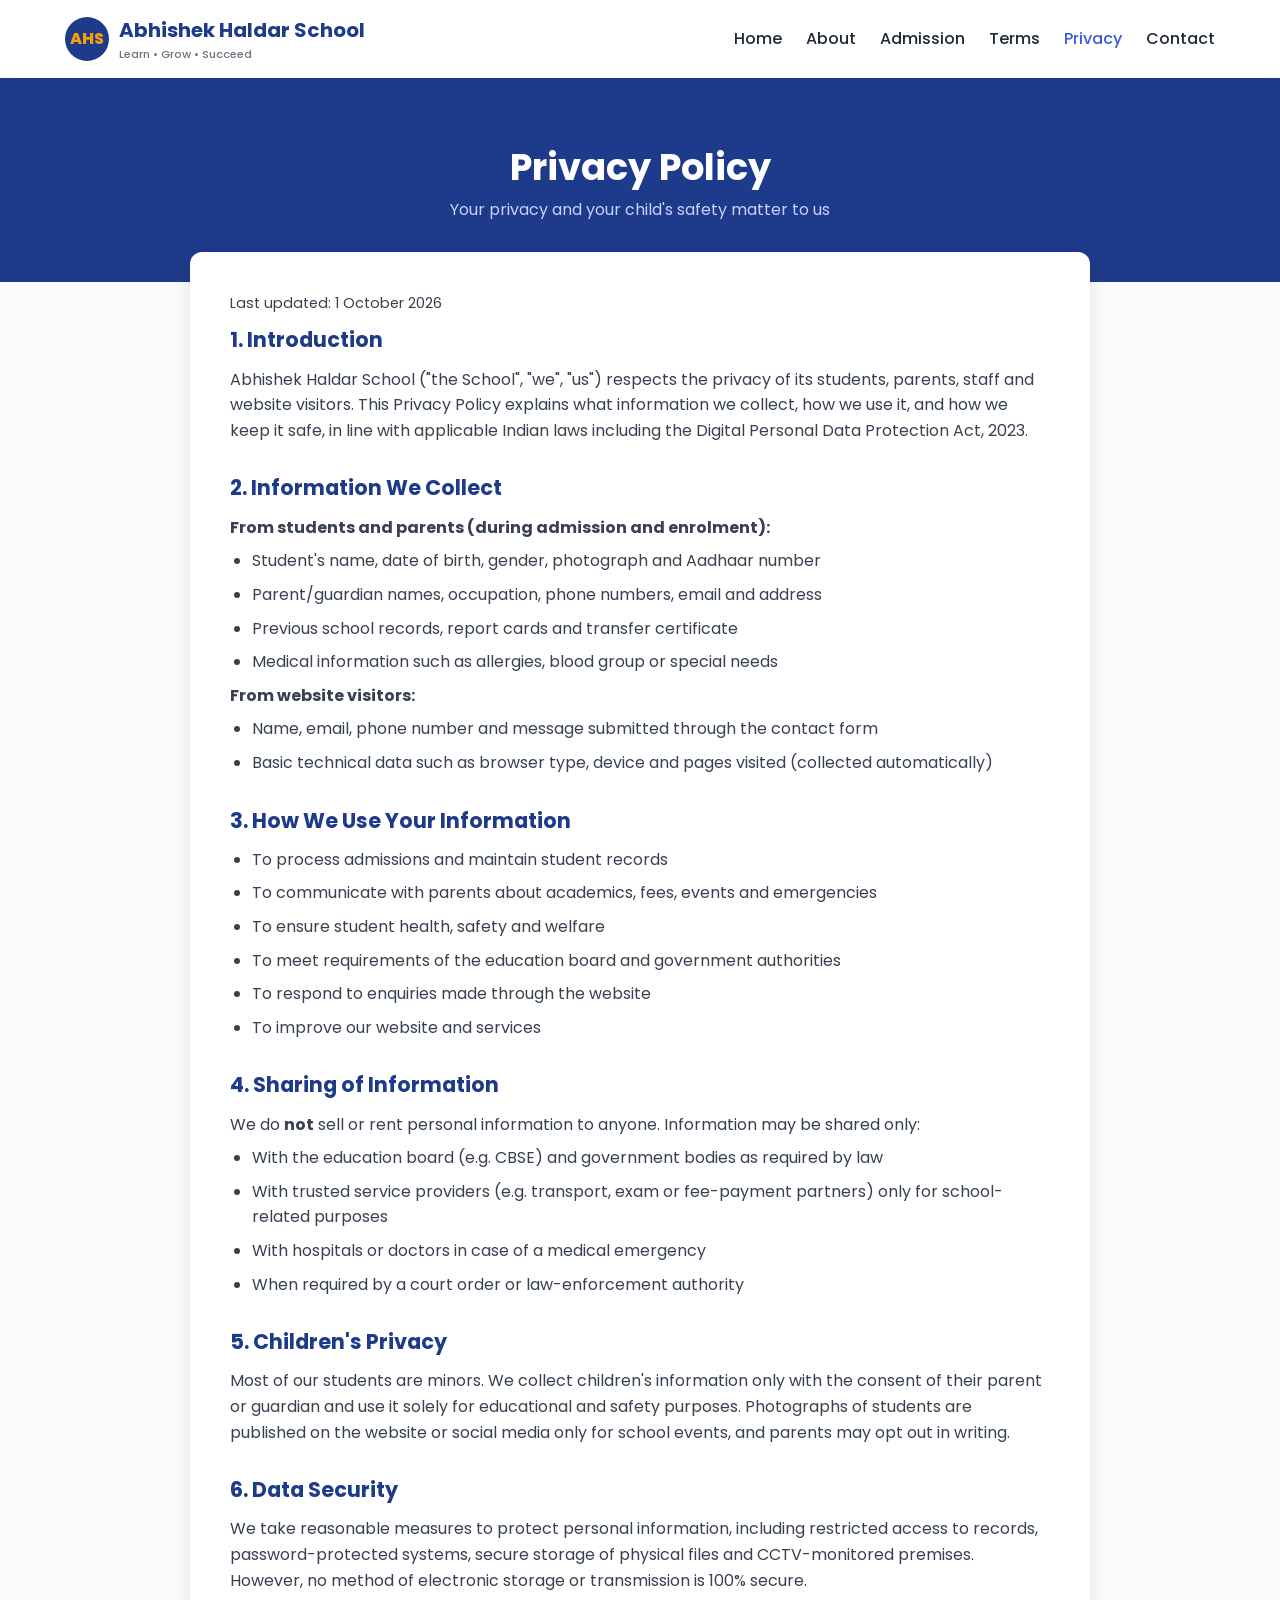
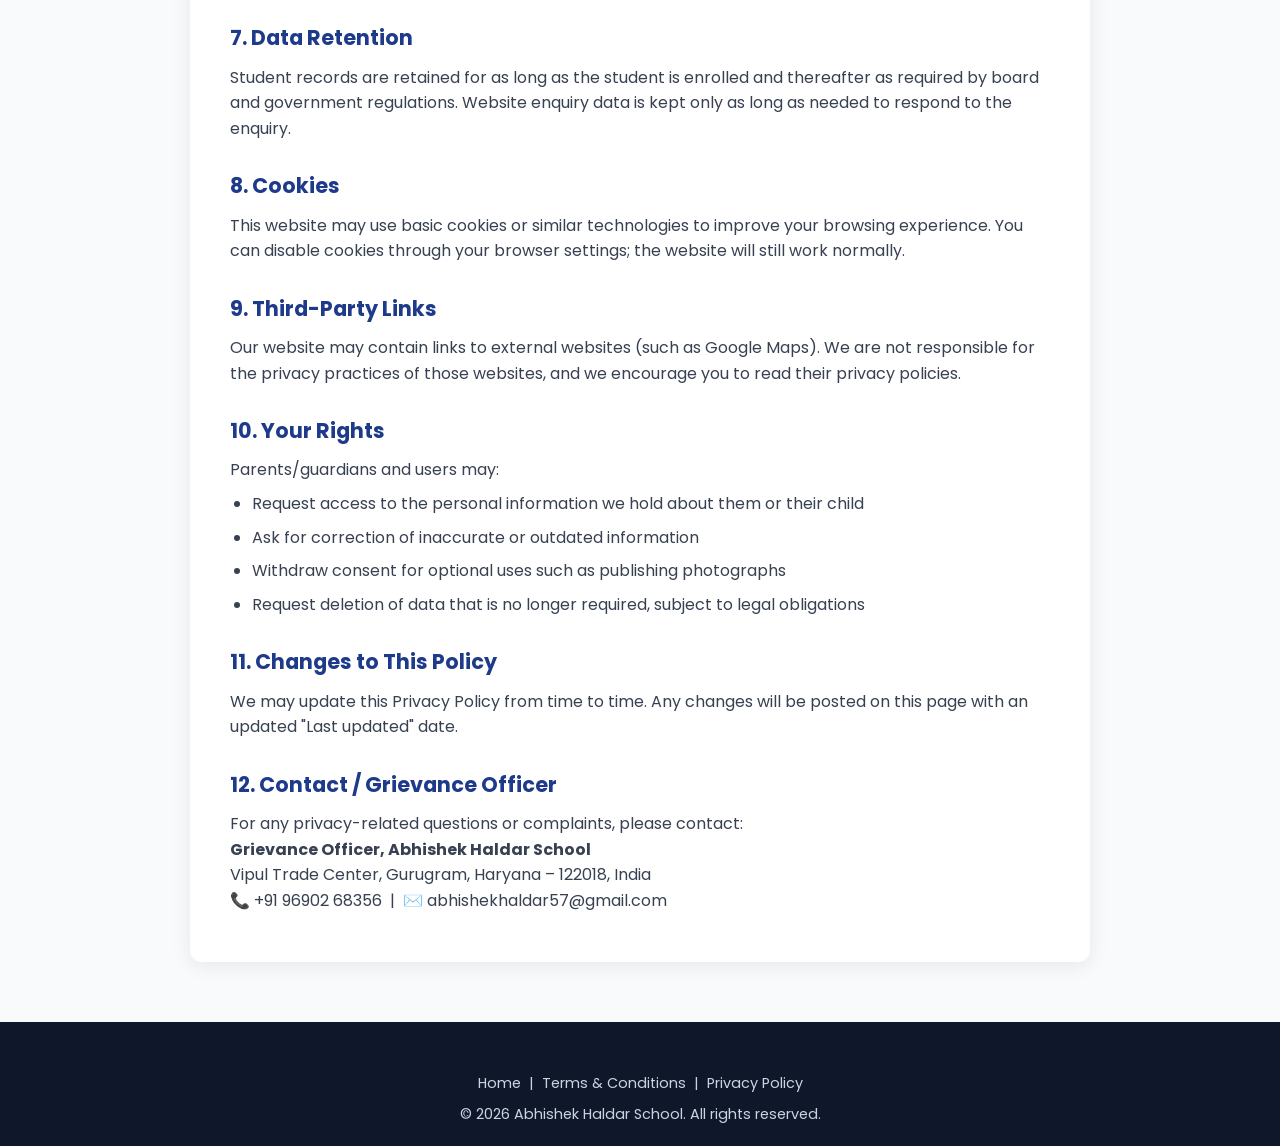
<file: privacy.html>
<!DOCTYPE html>
<html lang="en">
<head>
  <meta charset="UTF-8" />
  <meta name="viewport" content="width=device-width, initial-scale=1.0" />
  <title>Privacy Policy | Abhishek Haldar School</title>
  <meta name="description" content="Privacy Policy of Abhishek Haldar School - how we collect, use and protect personal information of students and parents." />
  <link rel="preconnect" href="https://fonts.googleapis.com" />
  <link href="https://fonts.googleapis.com/css2?family=Poppins:wght@400;500;600;700;800&display=swap" rel="stylesheet" />
  <link rel="stylesheet" href="style.css" />
</head>
<body>

  <header>
    <div class="container nav">
      <a href="index.html" class="logo">
        <div class="logo-badge">AHS</div>
        <div>Abhishek Haldar School<small>Learn • Grow • Succeed</small></div>
      </a>
      <button class="menu-toggle" aria-label="Open menu">☰</button>
      <ul class="nav-links">
        <li><a href="index.html">Home</a></li>
        <li><a href="index.html#about">About</a></li>
        <li><a href="index.html#admission">Admission</a></li>
        <li><a href="terms.html">Terms</a></li>
        <li><a href="privacy.html" class="active">Privacy</a></li>
        <li><a href="index.html#contact">Contact</a></li>
      </ul>
    </div>
  </header>

  <div class="page-banner">
    <h1>Privacy Policy</h1>
    <p>Your privacy and your child's safety matter to us</p>
  </div>

  <div class="container">
    <article class="legal">
      <p class="updated">Last updated: 1 October 2026</p>

      <h2>1. Introduction</h2>
      <p>Abhishek Haldar School ("the School", "we", "us") respects the privacy of its students, parents, staff and website visitors. This Privacy Policy explains what information we collect, how we use it, and how we keep it safe, in line with applicable Indian laws including the Digital Personal Data Protection Act, 2023.</p>

      <h2>2. Information We Collect</h2>
      <p><strong>From students and parents (during admission and enrolment):</strong></p>
      <ul>
        <li>Student's name, date of birth, gender, photograph and Aadhaar number</li>
        <li>Parent/guardian names, occupation, phone numbers, email and address</li>
        <li>Previous school records, report cards and transfer certificate</li>
        <li>Medical information such as allergies, blood group or special needs</li>
      </ul>
      <p><strong>From website visitors:</strong></p>
      <ul>
        <li>Name, email, phone number and message submitted through the contact form</li>
        <li>Basic technical data such as browser type, device and pages visited (collected automatically)</li>
      </ul>

      <h2>3. How We Use Your Information</h2>
      <ul>
        <li>To process admissions and maintain student records</li>
        <li>To communicate with parents about academics, fees, events and emergencies</li>
        <li>To ensure student health, safety and welfare</li>
        <li>To meet requirements of the education board and government authorities</li>
        <li>To respond to enquiries made through the website</li>
        <li>To improve our website and services</li>
      </ul>

      <h2>4. Sharing of Information</h2>
      <p>We do <strong>not</strong> sell or rent personal information to anyone. Information may be shared only:</p>
      <ul>
        <li>With the education board (e.g. CBSE) and government bodies as required by law</li>
        <li>With trusted service providers (e.g. transport, exam or fee-payment partners) only for school-related purposes</li>
        <li>With hospitals or doctors in case of a medical emergency</li>
        <li>When required by a court order or law-enforcement authority</li>
      </ul>

      <h2>5. Children's Privacy</h2>
      <p>Most of our students are minors. We collect children's information only with the consent of their parent or guardian and use it solely for educational and safety purposes. Photographs of students are published on the website or social media only for school events, and parents may opt out in writing.</p>

      <h2>6. Data Security</h2>
      <p>We take reasonable measures to protect personal information, including restricted access to records, password-protected systems, secure storage of physical files and CCTV-monitored premises. However, no method of electronic storage or transmission is 100% secure.</p>

      <h2>7. Data Retention</h2>
      <p>Student records are retained for as long as the student is enrolled and thereafter as required by board and government regulations. Website enquiry data is kept only as long as needed to respond to the enquiry.</p>

      <h2>8. Cookies</h2>
      <p>This website may use basic cookies or similar technologies to improve your browsing experience. You can disable cookies through your browser settings; the website will still work normally.</p>

      <h2>9. Third-Party Links</h2>
      <p>Our website may contain links to external websites (such as Google Maps). We are not responsible for the privacy practices of those websites, and we encourage you to read their privacy policies.</p>

      <h2>10. Your Rights</h2>
      <p>Parents/guardians and users may:</p>
      <ul>
        <li>Request access to the personal information we hold about them or their child</li>
        <li>Ask for correction of inaccurate or outdated information</li>
        <li>Withdraw consent for optional uses such as publishing photographs</li>
        <li>Request deletion of data that is no longer required, subject to legal obligations</li>
      </ul>

      <h2>11. Changes to This Policy</h2>
      <p>We may update this Privacy Policy from time to time. Any changes will be posted on this page with an updated "Last updated" date.</p>

      <h2>12. Contact / Grievance Officer</h2>
      <p>For any privacy-related questions or complaints, please contact:<br />
        <strong>Grievance Officer, Abhishek Haldar School</strong><br />
        Vipul Trade Center, Gurugram, Haryana – 122018, India<br />
        📞 +91 96902 68356 &nbsp;|&nbsp; ✉️ abhishekhaldar57@gmail.com</p>
    </article>
  </div>

  <footer>
    <div class="container footer-bottom" style="border:none;margin-top:0;padding-top:0;">
      <p><a href="index.html">Home</a> &nbsp;|&nbsp; <a href="terms.html">Terms &amp; Conditions</a> &nbsp;|&nbsp; <a href="privacy.html">Privacy Policy</a></p>
      <p style="margin-top:8px;">© <span class="year"></span> Abhishek Haldar School. All rights reserved.</p>
    </div>
  </footer>

  <button id="backToTop" aria-label="Back to top">↑</button>
  <script src="script.js"></script>
</body>
</html>
</file>
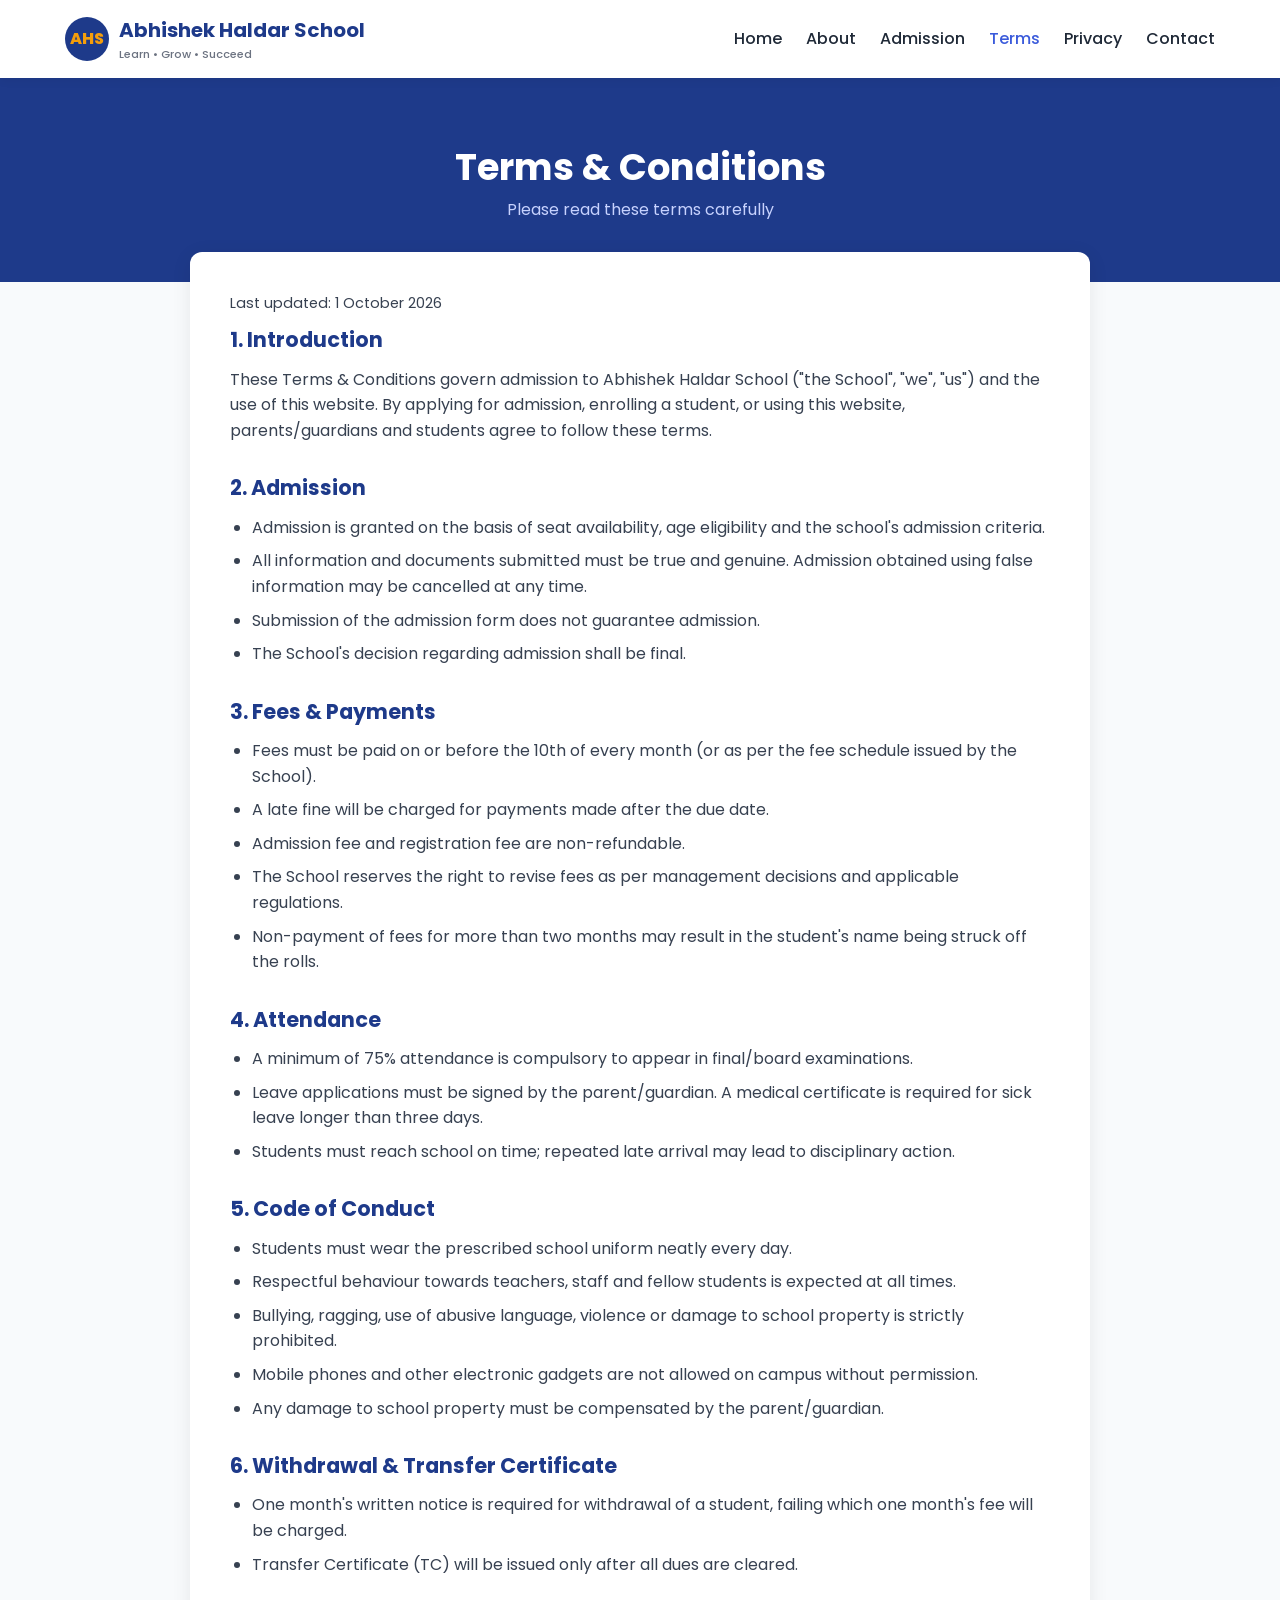
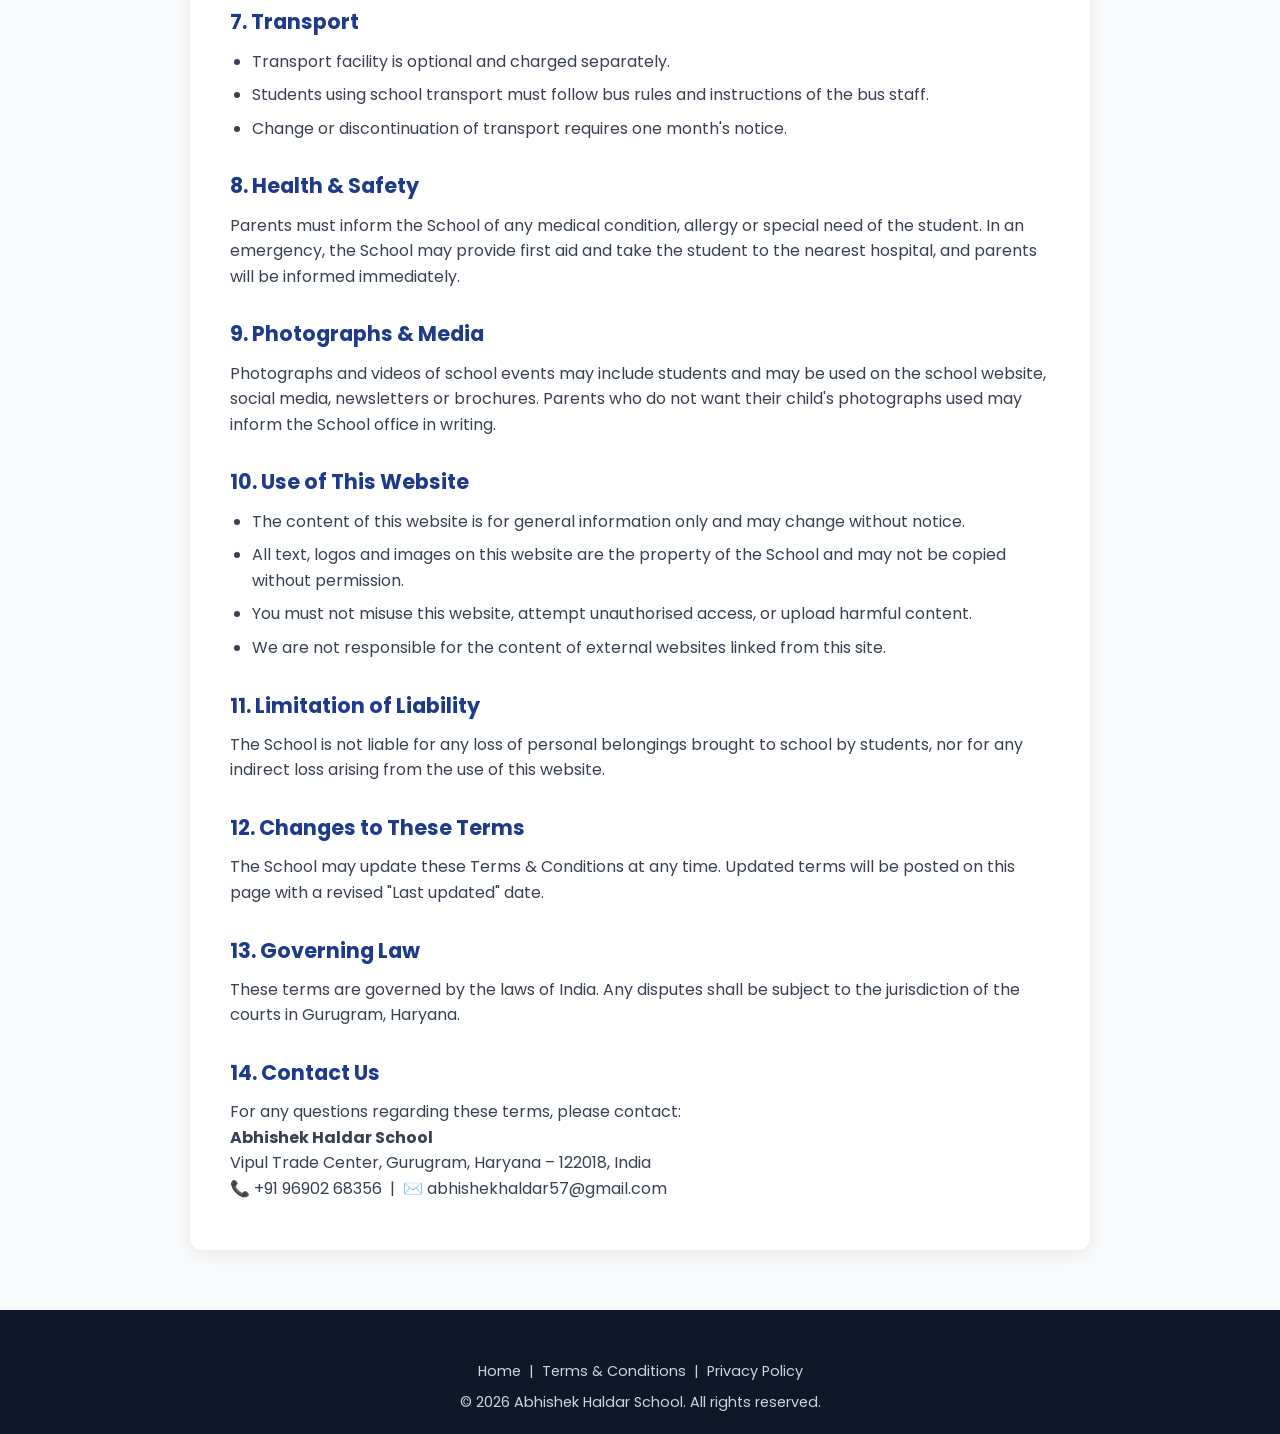
<file: terms.html>
<!DOCTYPE html>
<html lang="en">
<head>
  <meta charset="UTF-8" />
  <meta name="viewport" content="width=device-width, initial-scale=1.0" />
  <title>Terms &amp; Conditions | Abhishek Haldar School</title>
  <meta name="description" content="Terms and Conditions of Abhishek Haldar School - admission, fees, conduct and website usage rules." />
  <link rel="preconnect" href="https://fonts.googleapis.com" />
  <link href="https://fonts.googleapis.com/css2?family=Poppins:wght@400;500;600;700;800&display=swap" rel="stylesheet" />
  <link rel="stylesheet" href="style.css" />
</head>
<body>

  <header>
    <div class="container nav">
      <a href="index.html" class="logo">
        <div class="logo-badge">AHS</div>
        <div>Abhishek Haldar School<small>Learn • Grow • Succeed</small></div>
      </a>
      <button class="menu-toggle" aria-label="Open menu">☰</button>
      <ul class="nav-links">
        <li><a href="index.html">Home</a></li>
        <li><a href="index.html#about">About</a></li>
        <li><a href="index.html#admission">Admission</a></li>
        <li><a href="terms.html" class="active">Terms</a></li>
        <li><a href="privacy.html">Privacy</a></li>
        <li><a href="index.html#contact">Contact</a></li>
      </ul>
    </div>
  </header>

  <div class="page-banner">
    <h1>Terms &amp; Conditions</h1>
    <p>Please read these terms carefully</p>
  </div>

  <div class="container">
    <article class="legal">
      <p class="updated">Last updated: 1 October 2026</p>

      <h2>1. Introduction</h2>
      <p>These Terms &amp; Conditions govern admission to Abhishek Haldar School ("the School", "we", "us") and the use of this website. By applying for admission, enrolling a student, or using this website, parents/guardians and students agree to follow these terms.</p>

      <h2>2. Admission</h2>
      <ul>
        <li>Admission is granted on the basis of seat availability, age eligibility and the school's admission criteria.</li>
        <li>All information and documents submitted must be true and genuine. Admission obtained using false information may be cancelled at any time.</li>
        <li>Submission of the admission form does not guarantee admission.</li>
        <li>The School's decision regarding admission shall be final.</li>
      </ul>

      <h2>3. Fees &amp; Payments</h2>
      <ul>
        <li>Fees must be paid on or before the 10th of every month (or as per the fee schedule issued by the School).</li>
        <li>A late fine will be charged for payments made after the due date.</li>
        <li>Admission fee and registration fee are non-refundable.</li>
        <li>The School reserves the right to revise fees as per management decisions and applicable regulations.</li>
        <li>Non-payment of fees for more than two months may result in the student's name being struck off the rolls.</li>
      </ul>

      <h2>4. Attendance</h2>
      <ul>
        <li>A minimum of 75% attendance is compulsory to appear in final/board examinations.</li>
        <li>Leave applications must be signed by the parent/guardian. A medical certificate is required for sick leave longer than three days.</li>
        <li>Students must reach school on time; repeated late arrival may lead to disciplinary action.</li>
      </ul>

      <h2>5. Code of Conduct</h2>
      <ul>
        <li>Students must wear the prescribed school uniform neatly every day.</li>
        <li>Respectful behaviour towards teachers, staff and fellow students is expected at all times.</li>
        <li>Bullying, ragging, use of abusive language, violence or damage to school property is strictly prohibited.</li>
        <li>Mobile phones and other electronic gadgets are not allowed on campus without permission.</li>
        <li>Any damage to school property must be compensated by the parent/guardian.</li>
      </ul>

      <h2>6. Withdrawal &amp; Transfer Certificate</h2>
      <ul>
        <li>One month's written notice is required for withdrawal of a student, failing which one month's fee will be charged.</li>
        <li>Transfer Certificate (TC) will be issued only after all dues are cleared.</li>
      </ul>

      <h2>7. Transport</h2>
      <ul>
        <li>Transport facility is optional and charged separately.</li>
        <li>Students using school transport must follow bus rules and instructions of the bus staff.</li>
        <li>Change or discontinuation of transport requires one month's notice.</li>
      </ul>

      <h2>8. Health &amp; Safety</h2>
      <p>Parents must inform the School of any medical condition, allergy or special need of the student. In an emergency, the School may provide first aid and take the student to the nearest hospital, and parents will be informed immediately.</p>

      <h2>9. Photographs &amp; Media</h2>
      <p>Photographs and videos of school events may include students and may be used on the school website, social media, newsletters or brochures. Parents who do not want their child's photographs used may inform the School office in writing.</p>

      <h2>10. Use of This Website</h2>
      <ul>
        <li>The content of this website is for general information only and may change without notice.</li>
        <li>All text, logos and images on this website are the property of the School and may not be copied without permission.</li>
        <li>You must not misuse this website, attempt unauthorised access, or upload harmful content.</li>
        <li>We are not responsible for the content of external websites linked from this site.</li>
      </ul>

      <h2>11. Limitation of Liability</h2>
      <p>The School is not liable for any loss of personal belongings brought to school by students, nor for any indirect loss arising from the use of this website.</p>

      <h2>12. Changes to These Terms</h2>
      <p>The School may update these Terms &amp; Conditions at any time. Updated terms will be posted on this page with a revised "Last updated" date.</p>

      <h2>13. Governing Law</h2>
      <p>These terms are governed by the laws of India. Any disputes shall be subject to the jurisdiction of the courts in Gurugram, Haryana.</p>

      <h2>14. Contact Us</h2>
      <p>For any questions regarding these terms, please contact:<br />
        <strong>Abhishek Haldar School</strong><br />
        Vipul Trade Center, Gurugram, Haryana – 122018, India<br />
        📞 +91 96902 68356 &nbsp;|&nbsp; ✉️ abhishekhaldar57@gmail.com</p>
    </article>
  </div>

  <footer>
    <div class="container footer-bottom" style="border:none;margin-top:0;padding-top:0;">
      <p><a href="index.html">Home</a> &nbsp;|&nbsp; <a href="terms.html">Terms &amp; Conditions</a> &nbsp;|&nbsp; <a href="privacy.html">Privacy Policy</a></p>
      <p style="margin-top:8px;">© <span class="year"></span> Abhishek Haldar School. All rights reserved.</p>
    </div>
  </footer>

  <button id="backToTop" aria-label="Back to top">↑</button>
  <script src="script.js"></script>
</body>
</html>
</file>
<file: style.css>
:root {
  --primary: #1e3a8a;
  --primary-light: #3b5bdb;
  --accent: #f59e0b;
  --text: #1f2937;
  --muted: #6b7280;
  --bg: #f8fafc;
  --white: #ffffff;
  --border: #e5e7eb;
  --radius: 12px;
  --shadow: 0 4px 20px rgba(0, 0, 0, 0.08);
}

* { margin: 0; padding: 0; box-sizing: border-box; }

html { scroll-behavior: smooth; }

body {
  font-family: "Poppins", "Segoe UI", Arial, sans-serif;
  color: var(--text);
  background: var(--bg);
  line-height: 1.6;
}

a { color: var(--primary-light); text-decoration: none; }
img { max-width: 100%; display: block; }

.container { width: 90%; max-width: 1150px; margin: 0 auto; }

/* ---------- Top bar ---------- */
.topbar {
  background: var(--primary);
  color: #dbe4ff;
  font-size: 0.85rem;
  padding: 6px 0;
}
.topbar .container { display: flex; justify-content: space-between; flex-wrap: wrap; gap: 8px; }

/* ---------- Header / Nav ---------- */
header {
  background: var(--white);
  box-shadow: 0 2px 10px rgba(0, 0, 0, 0.06);
  position: sticky;
  top: 0;
  z-index: 100;
}
.nav { display: flex; align-items: center; justify-content: space-between; padding: 14px 0; }
.logo { display: flex; align-items: center; gap: 10px; color: var(--primary); font-weight: 700; font-size: 1.25rem; }
.logo-badge {
  width: 44px; height: 44px; border-radius: 50%;
  background: var(--primary); color: var(--accent);
  display: grid; place-items: center; font-weight: 800; font-size: 1rem;
}
.logo small { display: block; font-size: 0.7rem; color: var(--muted); font-weight: 500; }

.nav-links { display: flex; gap: 24px; list-style: none; }
.nav-links a { color: var(--text); font-weight: 500; transition: color 0.2s; }
.nav-links a:hover, .nav-links a.active { color: var(--primary-light); }

.menu-toggle { display: none; background: none; border: none; font-size: 1.6rem; cursor: pointer; color: var(--primary); }

/* ---------- Hero ---------- */
.hero {
  background: linear-gradient(135deg, rgba(30, 58, 138, 0.92), rgba(59, 91, 219, 0.85)),
    url("https://images.unsplash.com/photo-1580582932707-520aed937b7b?w=1600") center/cover;
  color: var(--white);
  padding: 110px 0 90px;
  text-align: center;
}
.hero h1 { font-size: 2.8rem; margin-bottom: 12px; }
.hero p { font-size: 1.15rem; max-width: 650px; margin: 0 auto 28px; color: #e0e7ff; }

.btn {
  display: inline-block; padding: 12px 28px; border-radius: 30px;
  font-weight: 600; transition: transform 0.2s, background 0.2s; cursor: pointer; border: none; font-size: 1rem;
}
.btn-primary { background: var(--accent); color: #1f2937; }
.btn-primary:hover { transform: translateY(-2px); background: #fbbf24; }
.btn-outline { border: 2px solid var(--white); color: var(--white); margin-left: 10px; }
.btn-outline:hover { background: var(--white); color: var(--primary); }

/* ---------- Sections ---------- */
section { padding: 70px 0; }
.section-title { text-align: center; margin-bottom: 45px; }
.section-title h2 { font-size: 2rem; color: var(--primary); }
.section-title p { color: var(--muted); }
.section-title h2::after {
  content: ""; display: block; width: 60px; height: 4px;
  background: var(--accent); margin: 10px auto 0; border-radius: 2px;
}

.grid { display: grid; gap: 24px; }
.grid-2 { grid-template-columns: repeat(auto-fit, minmax(300px, 1fr)); align-items: center; }
.grid-3 { grid-template-columns: repeat(auto-fit, minmax(260px, 1fr)); }
.grid-4 { grid-template-columns: repeat(auto-fit, minmax(200px, 1fr)); }

.card {
  background: var(--white); border-radius: var(--radius); padding: 28px;
  box-shadow: var(--shadow); transition: transform 0.25s;
}
.card:hover { transform: translateY(-5px); }
.card .icon { font-size: 2.2rem; margin-bottom: 12px; }
.card h3 { color: var(--primary); margin-bottom: 8px; }
.card p { color: var(--muted); font-size: 0.95rem; }

.about-img { border-radius: var(--radius); box-shadow: var(--shadow); }
.about-text h3 { color: var(--primary); margin: 16px 0 6px; }
.about-text ul { padding-left: 20px; color: var(--muted); }

/* ---------- Stats ---------- */
.stats { background: var(--primary); color: var(--white); text-align: center; padding: 50px 0; }
.stat h3 { font-size: 2.4rem; color: var(--accent); }

/* ---------- Table ---------- */
.table-wrap { overflow-x: auto; }
table { width: 100%; border-collapse: collapse; background: var(--white); border-radius: var(--radius); overflow: hidden; box-shadow: var(--shadow); }
th, td { padding: 14px 18px; text-align: left; border-bottom: 1px solid var(--border); }
th { background: var(--primary); color: var(--white); }
tr:last-child td { border-bottom: none; }

/* ---------- Notice board ---------- */
.notice-list { list-style: none; }
.notice-list li { padding: 12px 0; border-bottom: 1px dashed var(--border); display: flex; gap: 14px; }
.notice-list li:last-child { border-bottom: none; }
.notice-date { background: var(--accent); color: #1f2937; font-weight: 700; font-size: 0.8rem; border-radius: 6px; padding: 4px 10px; white-space: nowrap; height: fit-content; }

/* ---------- Contact ---------- */
.alt-bg { background: var(--white); }
form .form-group { margin-bottom: 16px; }
form label { display: block; font-weight: 500; margin-bottom: 6px; }
form input, form textarea, form select {
  width: 100%; padding: 12px 14px; border: 1px solid var(--border);
  border-radius: 8px; font: inherit; background: var(--bg);
}
form input:focus, form textarea:focus, form select:focus { outline: 2px solid var(--primary-light); border-color: transparent; }
.form-msg { margin-top: 12px; font-weight: 500; }
.form-msg.success { color: #16a34a; }
.form-msg.error { color: #dc2626; }
.contact-info p { margin-bottom: 14px; }
.map { width: 100%; height: 260px; border: 0; border-radius: var(--radius); margin-top: 10px; }

/* ---------- Legal pages ---------- */
.page-banner { background: var(--primary); color: var(--white); padding: 60px 0; text-align: center; }
.page-banner h1 { font-size: 2.3rem; }
.page-banner p { color: #c7d2fe; }
.legal { background: var(--white); border-radius: var(--radius); box-shadow: var(--shadow); padding: 40px; margin: -30px auto 60px; position: relative; max-width: 900px; }
.legal h2 { color: var(--primary); margin: 28px 0 10px; font-size: 1.3rem; }
.legal h2:first-of-type { margin-top: 0; }
.legal p, .legal li { color: #374151; margin-bottom: 8px; }
.legal ul { padding-left: 22px; }
.updated { color: var(--muted); font-size: 0.9rem; margin-bottom: 20px; }

/* ---------- Footer ---------- */
footer { background: #0f172a; color: #cbd5e1; padding: 50px 0 20px; }
footer h4 { color: var(--white); margin-bottom: 14px; }
footer ul { list-style: none; }
footer li { margin-bottom: 8px; }
footer a { color: #cbd5e1; }
footer a:hover { color: var(--accent); }
.footer-bottom { border-top: 1px solid #1e293b; margin-top: 30px; padding-top: 18px; text-align: center; font-size: 0.9rem; }

/* ---------- Back to top ---------- */
#backToTop {
  position: fixed; right: 20px; bottom: 20px; width: 44px; height: 44px; border-radius: 50%;
  background: var(--accent); border: none; font-size: 1.2rem; cursor: pointer;
  box-shadow: var(--shadow); display: none;
}

/* ---------- Reveal animation ---------- */
.reveal { opacity: 0; transform: translateY(30px); transition: all 0.6s ease; }
.reveal.visible { opacity: 1; transform: none; }

/* ---------- Responsive ---------- */
@media (max-width: 820px) {
  .menu-toggle { display: block; }
  .nav-links {
    position: absolute; top: 100%; left: 0; right: 0; background: var(--white);
    flex-direction: column; gap: 0; display: none; box-shadow: 0 8px 16px rgba(0, 0, 0, 0.08);
  }
  .nav-links.open { display: flex; }
  .nav-links li a { display: block; padding: 14px 5%; border-top: 1px solid var(--border); }
  .hero h1 { font-size: 2rem; }
  .btn-outline { margin: 12px 0 0; }
  .legal { padding: 24px; }
}
</file>
